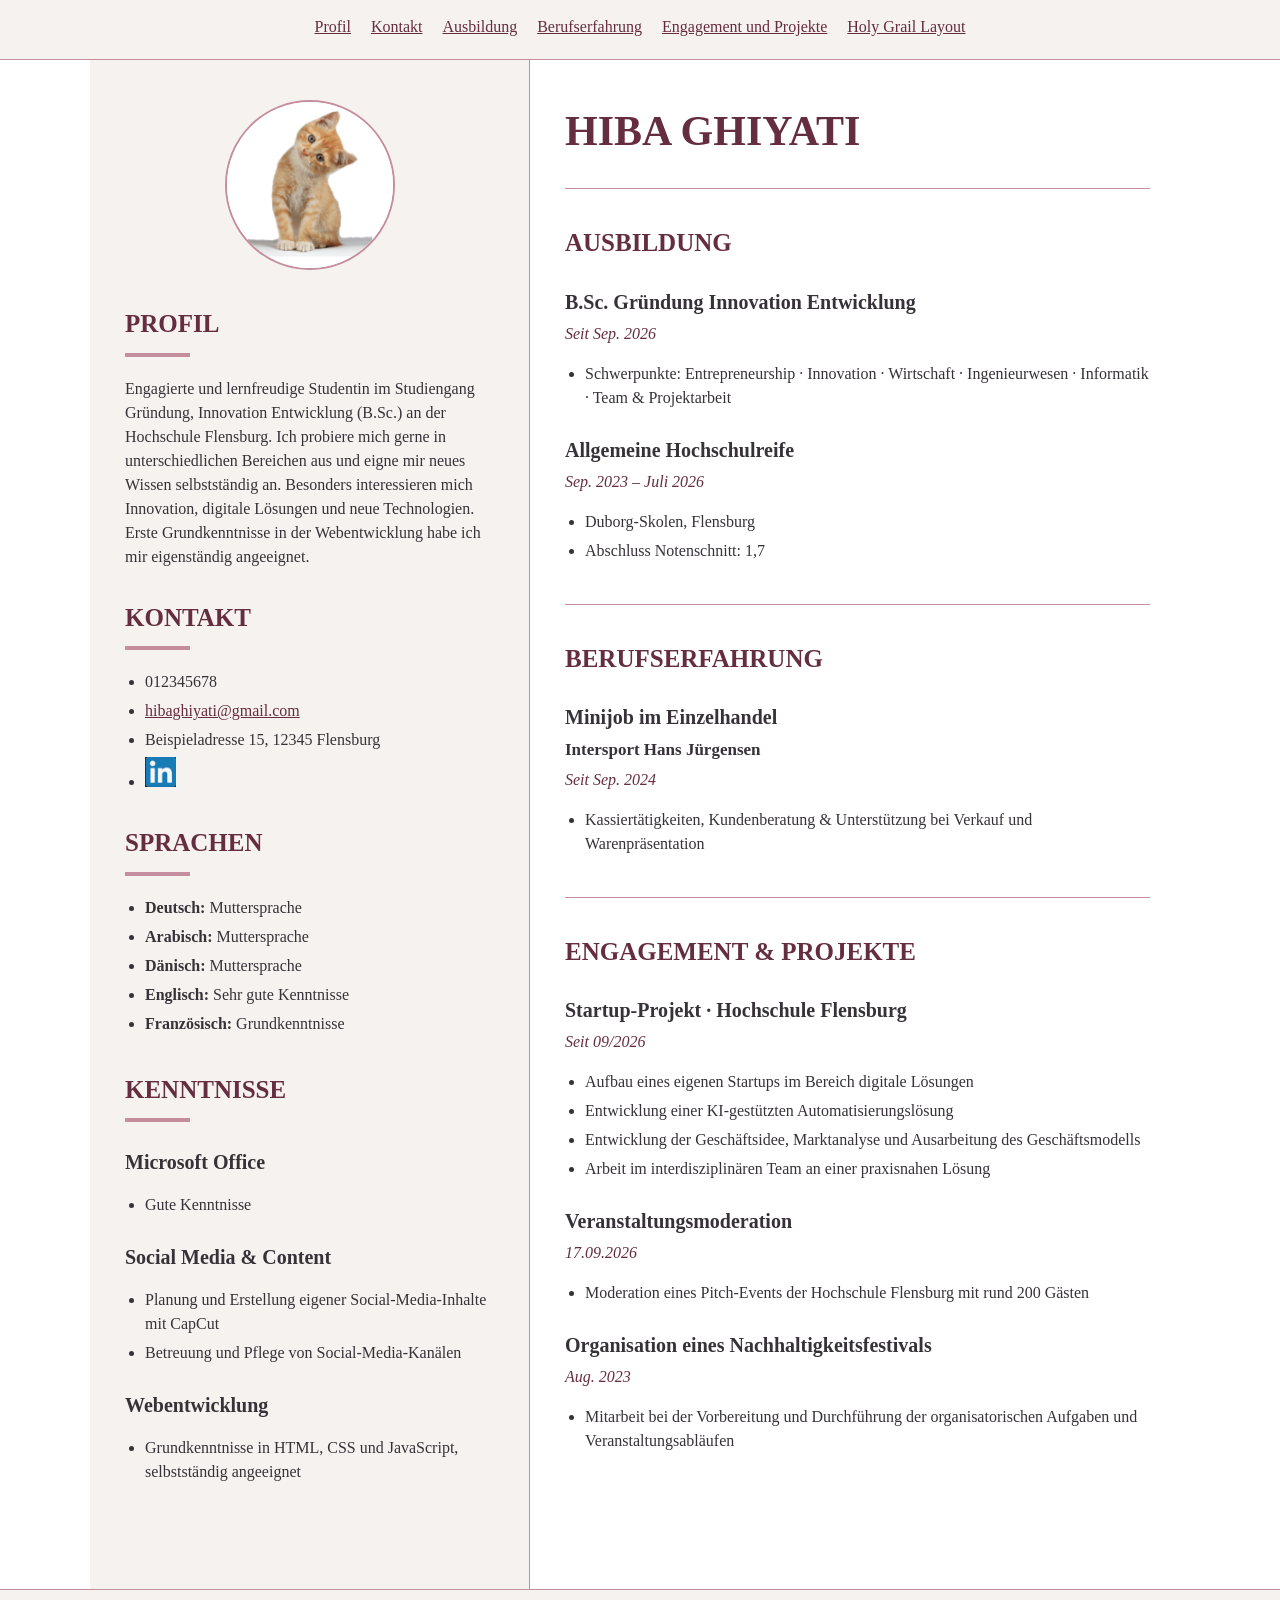
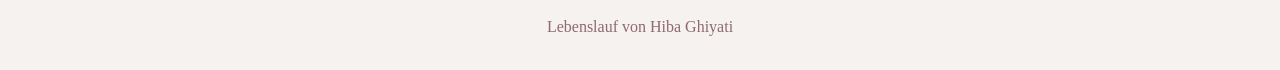
<file: index.html>
<!doctype html>
<!-- Das Grundgerüst mit doctype, html, head, meta und title hat VS Code
automatisch erstellt, nachdem ich ein ! eingegeben habe.
Deshalb erkläre ich hier nur die Elemente, die ich selbst verwendet habe. :) -->
<html lang="de">
<head>
    <meta charset="utf-8">
    <meta name="viewport" content="width=device-width, initial-scale=1">
    <title>Hiba's Lebenslauf</title>
    <link rel="stylesheet" href="index.css">
</head>

<body>

    <!-- Mit nav erstelle ich eine Navigation, damit man direkt zu den
    verschiedenen Bereichen springen kann.
    Mit ul fasse ich die Navigationspunkte in einer Liste zusammen
    und li nutze ich für die einzelnen Punkte.
    Mit a erstelle ich einen Link und href gibt an, wohin er führt.
    Durch die id springt man direkt zum jeweiligen Bereich. -->

    <nav>
        <ul>
            <li><a href="#Profil">Profil</a></li>
            <li><a href="#Kontakt">Kontakt</a></li>
            <li><a href="#Ausbildung">Ausbildung</a></li>
            <li><a href="#Berufserfahrung">Berufserfahrung</a></li>
            <li><a href="#Engagement">Engagement und Projekte</a></li>
            <li><a href="Holygrail.html">Holy Grail Layout</a></li>
        </ul>
    </nav>


    <!-- main enthält den Hauptinhalt meines Lebenslaufs.
    Mit CSS Grid teile ich ihn in zwei Spalten auf. -->

    <main>

        <!-- LINKE SPALTE
        aside habe ich für die zusätzlichen persönlichen Informationen
        neben meinem beruflichen Werdegang gewählt. -->

        <aside>

            <!-- Mit img füge ich mein Profilbild ein.
            src gibt an, wo das Bild gespeichert ist.
            Mit class kann ich das Bild in CSS gestalten. -->

            <img class="profilbild"
                 src="Bilder/cat.png" >


            <!-- Mit h2 mache ich die Überschriften der einzelnen Bereiche.
            Diese werden stärker hervorgehoben als h3.
            Mit id kann ich die Bereiche über die Navigation erreichen. -->

            <h2 id="Profil">Profil</h2>

            <!-- p nutze ich für meinen Vorstellungstext. -->

            <p>
                Engagierte und lernfreudige Studentin im Studiengang
                Gründung, Innovation Entwicklung (B.Sc.) an der
                Hochschule Flensburg. Ich probiere mich gerne in
                unterschiedlichen Bereichen aus und eigne mir neues
                Wissen selbstständig an. Besonders interessieren mich
                Innovation, digitale Lösungen und neue Technologien.
                Erste Grundkenntnisse in der Webentwicklung habe ich
                mir eigenständig angeeignet.
            </p>


            <h2 id="Kontakt">Kontakt</h2>

            <!-- Eine Liste eignet sich gut, um meine Kontaktdaten
            übersichtlich einzeln aufzulisten. -->

            <ul>
                <li>012345678</li>

                <!-- mailto öffnet beim Anklicken das E-Mail-Programm
                mit meiner E-Mail-Adresse als Empfänger. -->

                <li>
                    <a href="mailto:hibaghiyati@gmail.com">
                        hibaghiyati@gmail.com
                    </a>
                </li>

                <li>Beispieladresse 15, 12345 Flensburg</li>

                <!-- Das LinkedIn-Logo ist in einen Link eingebaut,
                damit man direkt zu meinem Profil kommt. -->

                <li>
                    <a href="https://linkedin.com/in/hibaghiyati">
                        <img src="Bilder/linkedin.png"
                             alt="LinkedIn-Logo"
                             height="30">
                    </a>
                </li>
            </ul>


            <!-- section gruppiert zusammengehörige Inhalte
            als eigene Themenbereiche. -->

            <section>
                <h2>Sprachen</h2>

                <!-- strong hebt die Sprachen hervor. -->

                <ul>
                    <li><strong>Deutsch:</strong> Muttersprache</li>
                    <li><strong>Arabisch:</strong> Muttersprache</li>
                    <li><strong>Dänisch:</strong> Muttersprache</li>
                    <li><strong>Englisch:</strong> Sehr gute Kenntnisse</li>
                    <li><strong>Französisch:</strong> Grundkenntnisse</li>
                </ul>
            </section>


            <section>
                <h2>Kenntnisse</h2>

                <h3>Microsoft Office</h3>
                <ul>
                    <li>Gute Kenntnisse</li>
                </ul>

                <h3>Social Media & Content</h3>
                <ul>
                    <li>Planung und Erstellung eigener Social-Media-Inhalte mit CapCut</li>
                    <li>Betreuung und Pflege von Social-Media-Kanälen</li>
                </ul>

                <h3>Webentwicklung</h3>
                <ul>
                    <li>Grundkenntnisse in HTML, CSS und JavaScript, selbstständig angeeignet</li>
                </ul>
            </section>

        </aside>


        <!-- RECHTE SPALTE
        Mit div fasse ich alle Bereiche zusammen, die rechts
        stehen sollen. So behandelt CSS Grid sie als eine Spalte. -->

        <div class="lebenslauf-rechts">

            <!-- header ist der obere Bereich der rechten Spalte.
            h1 zeigt meinen Namen als Hauptüberschrift an. -->

            <header>
                <h1>Hiba Ghiyati</h1>
            </header>


            <section>
                <h2 id="Ausbildung">Ausbildung</h2>

                <h3>B.Sc. Gründung Innovation Entwicklung</h3>
                <p class="datum">Seit Sep. 2026</p>

                <ul>
                    <li>Schwerpunkte: Entrepreneurship · Innovation · Wirtschaft · Ingenieurwesen · Informatik · Team & Projektarbeit</li>
                </ul>

                <h3>Allgemeine Hochschulreife</h3>
                <p class="datum">Sep. 2023 – Juli 2026</p>

                <ul>
                    <li>Duborg-Skolen, Flensburg</li>
                    <li>Abschluss Notenschnitt: 1,7</li>
                </ul>
            </section>


            <section>
                <h2 id="Berufserfahrung">Berufserfahrung</h2>

                <h3>Minijob im Einzelhandel</h3>
                <h4>Intersport Hans Jürgensen</h4>
                <p class="datum">Seit Sep. 2024</p>

                <ul>
                    <li>Kassiertätigkeiten, Kundenberatung & Unterstützung bei Verkauf und Warenpräsentation</li>
                </ul>
            </section>


            <section>
                <h2 id="Engagement">Engagement & Projekte</h2>

                <h3>Startup-Projekt · Hochschule Flensburg</h3>
                <p class="datum">Seit 09/2026</p>

                <ul>
                    <li>Aufbau eines eigenen Startups im Bereich digitale Lösungen</li>
                    <li>Entwicklung einer KI-gestützten Automatisierungslösung</li>
                    <li>Entwicklung der Geschäftsidee, Marktanalyse und Ausarbeitung des Geschäftsmodells</li>
                    <li>Arbeit im interdisziplinären Team an einer praxisnahen Lösung</li>
                </ul>

                <h3>Veranstaltungsmoderation</h3>
                <p class="datum">17.09.2026</p>

                <ul>
                    <li>Moderation eines Pitch-Events der Hochschule Flensburg mit rund 200 Gästen</li>
                </ul>

                <h3>Organisation eines Nachhaltigkeitsfestivals</h3>
                <p class="datum">Aug. 2023</p>

                <ul>
                    <li>Mitarbeit bei der Vorbereitung und Durchführung der organisatorischen Aufgaben und Veranstaltungsabläufen</li>
                </ul>
            </section>

        </div>

    </main>


    <!-- footer ist der untere Bereich meiner Webseite. -->
    <footer>
        <p>Lebenslauf von Hiba Ghiyati</p>
    </footer>

</body>
</html>
</file>
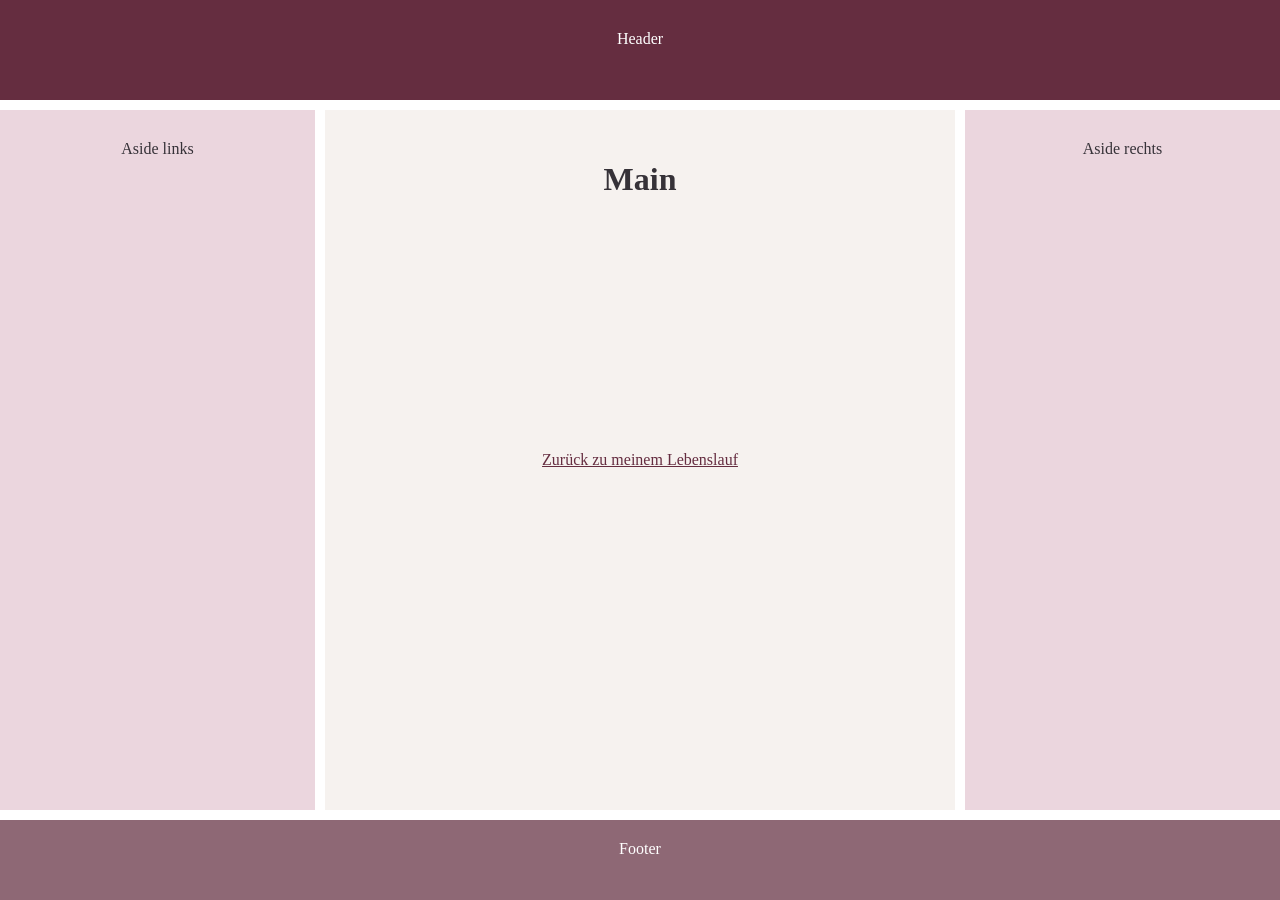
<file: Holygrail.html>
<!doctype html>
<html lang="de">
<head>
    <meta charset="utf-8">
    <meta name="viewport" content="width=device-width, initial-scale=1">
    <title>Holy Grail Layout</title>
    <link rel="stylesheet" href="Holygrail.css">
</head>

<body>

    <!-- Der header ist der obere Bereich meiner Webseite. -->
    <header>
        Header
    </header>

    <!-- Die beiden aside Elemente sind die Seitenbereiche. -->
    <aside class="links">
        Aside links
    </aside>

    <!-- main enthält den Hauptbereich der Webseite. -->
    <main>
    <h1>Main</h1>
    <a href="index.html">Zurück zu meinem Lebenslauf</a>
</main>

    <aside class="rechts">
        Aside rechts
    </aside>

    <!-- footer ist der untere Bereich der Webseite. -->
    <footer>
        Footer
    </footer>

</body>
</html>
</file>
<file: index.css>
/* Allgemeine Gestaltung meiner Webseite */
* {
    box-sizing: border-box;
}

body {
    margin: 0;
    font-family: Georgia, serif;
    color: #363238;
    background-color: white;
    font-size: 16px;
    line-height: 1.5;
}


/* Navigation oben auf meiner Webseite */
nav {
    background-color: #F6F2EF;
    padding: 15px;
    border-bottom: 1px solid #C58E9E;
}

nav ul {
    display: flex;
    justify-content: center;
    flex-wrap: wrap;
    gap: 20px;
    list-style: none;
    margin: 0;
    padding: 0;
}

nav a {
    color: #652D40;
}


/* Mit CSS Grid teile ich meinen Lebenslauf in zwei Spalten.
Die linke Spalte ist etwas schmaler als die rechte. */
main {
    display: grid;
    grid-template-columns: 40% 60%;
    max-width: 1100px;
    margin: 0 auto;
    align-items: stretch;
}


/* Linke Spalte mit meinen persönlichen Informationen */
aside {
    background-color: #F6F2EF;
    padding: 40px 35px;
    border-right: 1px solid #C58E9E;
    min-width: 0;
}


/* Mein Profilbild oben links */
.profilbild {
    display: block;
    width: 170px;
    height: 170px;
    object-fit: cover;
    border-radius: 50%;
    border: 2px solid #C58E9E;
    margin: 0 auto 35px auto;
}


/* Rechte Spalte mit Ausbildung, Beruf und Projekten */
.lebenslauf-rechts {
    padding: 40px 40px 60px 35px;
    min-width: 0;
}


/* Mein Name oben rechts */
header {
    margin-bottom: 35px;
    padding-bottom: 25px;
    border-bottom: 1px solid #C58E9E;
}

h1 {
    color: #652D40;
    font-size: 42px;
    margin: 0;
    text-transform: uppercase;
}


/* Überschriften der einzelnen Bereiche */
h2 {
    color: #652D40;
    font-size: 25px;
    text-transform: uppercase;
    margin-top: 30px;
    margin-bottom: 20px;
}


/* Kleine rosa Linie unter den Überschriften links */
aside h2::after {
    content: "";
    display: block;
    width: 65px;
    height: 4px;
    background-color: #C58E9E;
    margin-top: 10px;
}


/* Unterüberschriften */
h3 {
    color: #363238;
    font-size: 20px;
    margin-top: 25px;
    margin-bottom: 5px;
}

h4 {
    color: #363238;
    font-size: 17px;
    margin-top: 5px;
    margin-bottom: 5px;
}


/* Absätze */
p {
    line-height: 1.5;
    margin-top: 10px;
}


/* Datumsangaben kursiv und dunkelrot */
.datum {
    color: #652D40;
    font-style: italic;
    margin-top: 0;
    margin-bottom: 12px;
}


/* Abstand zwischen den Bereichen */
section {
    margin-bottom: 35px;
}


/* Trennlinien zwischen den Bereichen rechts */
.lebenslauf-rechts section {
    border-bottom: 1px solid #C58E9E;
    padding-bottom: 25px;
}


/* Die letzte Section braucht keine Trennlinie */
.lebenslauf-rechts section:last-child {
    border-bottom: none;
}


/* Listen */
ul {
    padding-left: 20px;
}

li {
    margin-bottom: 5px;
}


/* Links */
a {
    color: #652D40;
}


/* Footer */
footer {
    text-align: center;
    color: #8E6875;
    background-color: #F6F2EF;
    padding: 15px;
    border-top: 1px solid #C58E9E;
}


/* Auf kleinen Bildschirmen stehen die Spalten
untereinander, damit alles lesbar bleibt. */
@media (max-width: 700px) {

    main {
        grid-template-columns: 1fr;
    }

    aside {
        padding: 30px;
        border-right: none;
        border-bottom: 1px solid #C58E9E;
    }

    .lebenslauf-rechts {
        padding: 30px;
    }

    h1 {
        font-size: 34px;
    }
}
</file>
<file: Holygrail.css>
/* Allgemeine Gestaltung */
body {
    display: grid;
    grid-template-columns: 1fr 2fr 1fr;
    grid-template-rows: 100px 1fr 80px;
    gap: 10px;
    min-height: 100vh;
    margin: 0;
    font-family: Georgia, serif;
    text-align: center;
    color: #363238;
}

/* Header geht über alle drei Spalten */
header {
    grid-column: 1 / 4;
    background-color: #652D40;
    color: white;
    padding: 30px;
}

/* Linke Seitenleiste */
.links {
    background-color: #EBD6DE;
    padding: 30px;
}

/* Hauptbereich in der Mitte */
main {
    background-color: #F6F2EF;
    padding: 30px;
    position: relative;
}

main a {
    position: absolute;
    top: 50%;
    left: 50%;
    transform: translate(-50%, -50%);
}

/* Rechte Seitenleiste */
.rechts {
    background-color: #EBD6DE;
    padding: 30px;
}

/* Footer geht ebenfalls über alle drei Spalten */
footer {
    grid-column: 1 / 4;
    background-color: #8E6875;
    color: white;
    padding: 20px;
}

/* Link zurück zum Lebenslauf */
a {
    color: #652D40;
}
</file>
